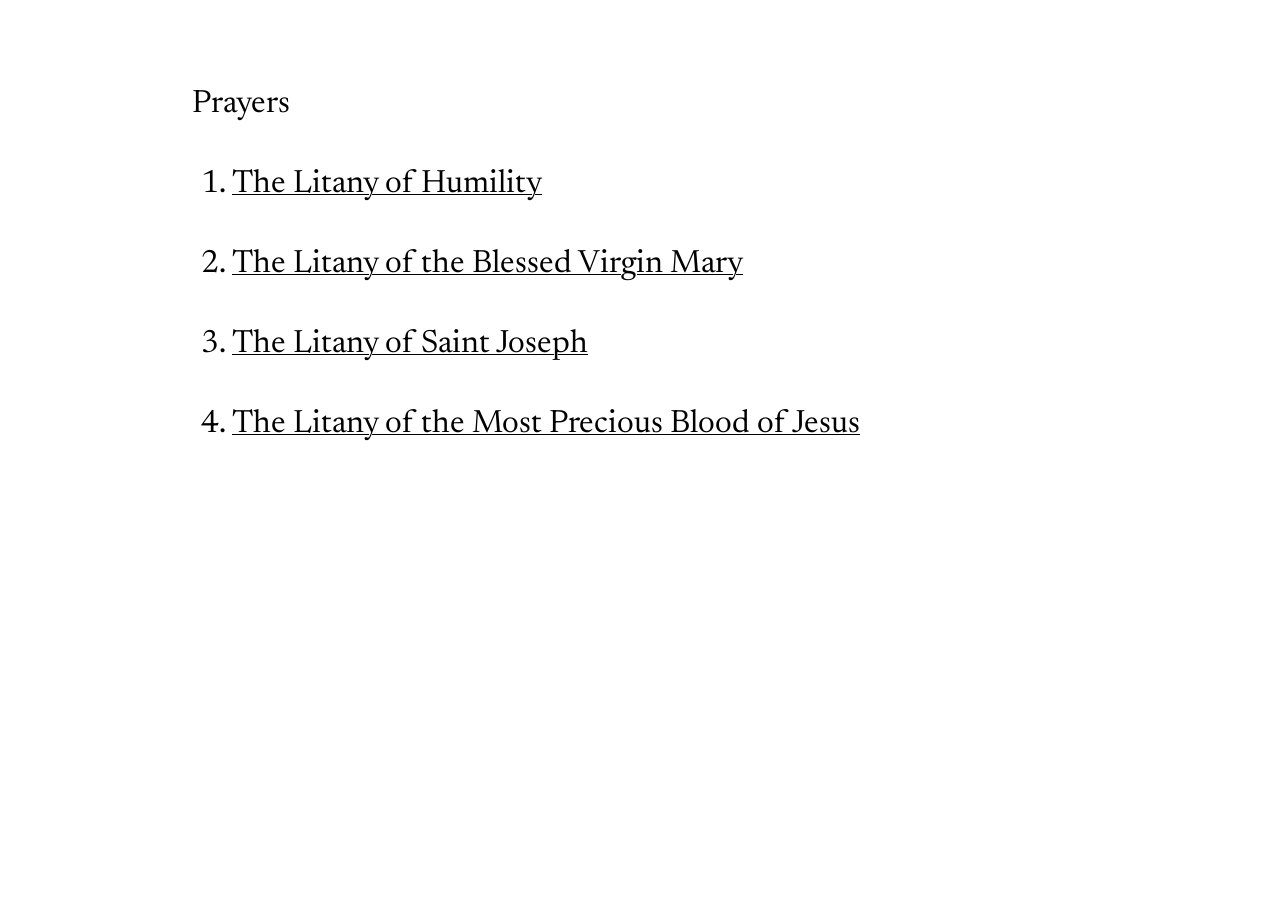
<file: index.html>
<!doctype html>
<html lang="en">
  <head>
    <meta charset="UTF-8" />
    <meta http-equiv="Cache-Control" content="no-cache, no-store, must-revalidate" />
    <meta http-equiv="Pragma" content="no-cache" />
    <meta http-equiv="Expires" content="0" />
    <meta http-equiv="refresh" content="0; url=index.20260624163700.html" />
  </head>
  <body>
    <script>window.location.replace("index.20260624163700.html");</script>
  </body>
</html>
</file>
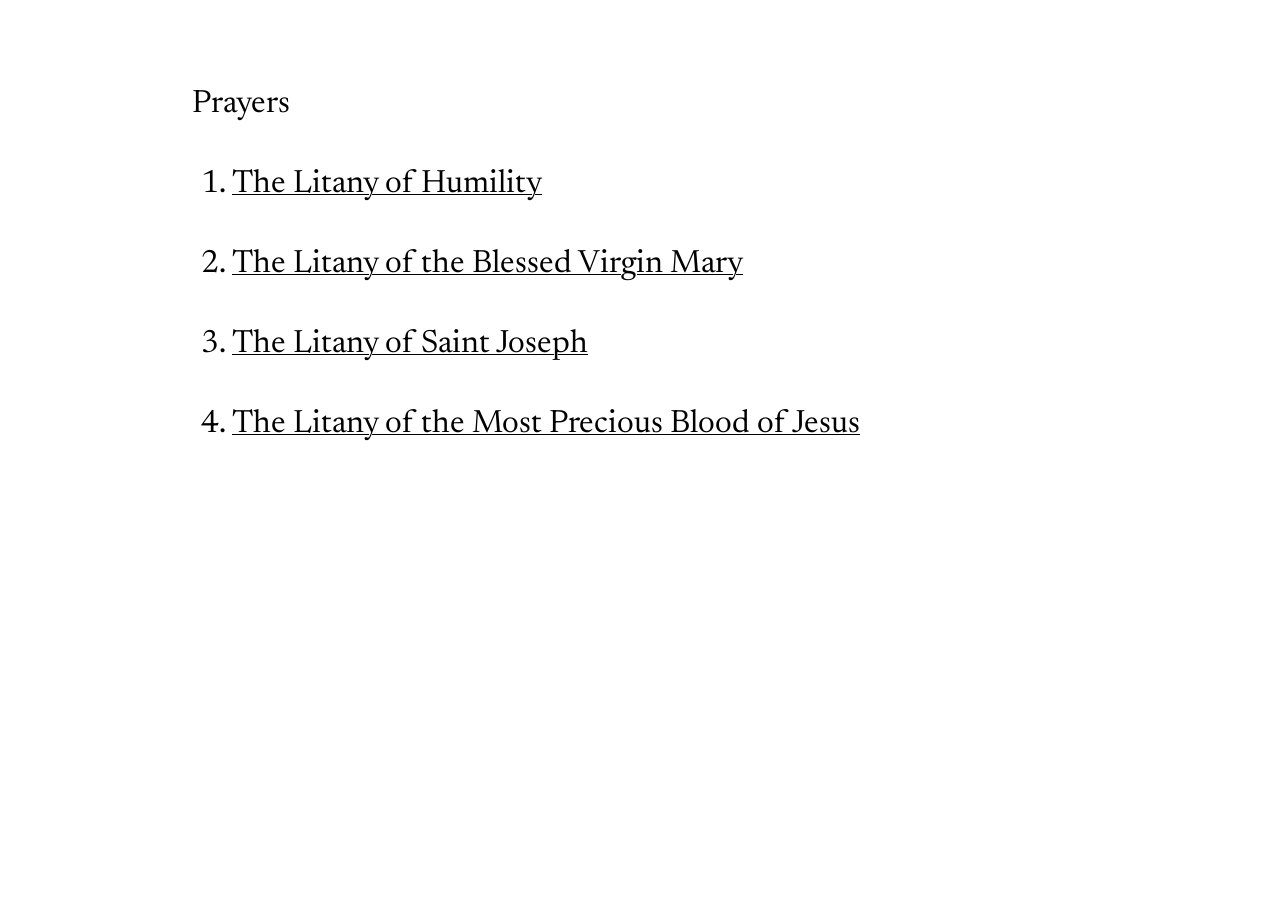
<file: index.20260624163700.html>
<!doctype html>
<html lang="en">
  <head>
    <meta charset="UTF-8" />
    <meta name="viewport" content="width=device-width, initial-scale=1.0" />
    <meta http-equiv="Cache-Control" content="no-cache, no-store, must-revalidate" />
    <meta http-equiv="Pragma" content="no-cache" />
    <meta http-equiv="Expires" content="0" />
    <title>Breviary</title>
    <link rel="stylesheet" href="styles.20260624163700.css" />
    <link rel="apple-touch-icon" href="apple-touch-icon.20260624163700.png" />
    <link
      rel="icon"
      type="image/png"
      sizes="32x32"
      href="favicon-32x32.20260624163700.png"
    />
    <link
      rel="icon"
      type="image/png"
      sizes="16x16"
      href="favicon-16x16.20260624163700.png"
    />
    <link rel="icon" href="favicon.20260624163700.ico" sizes="any" />
  </head>
  <body>
    <main>
      <h2>Prayers</h2>
      <ol>
        <li>
          <a href="prayers/litanyofhumility.20260624163700.html">The Litany of Humility</a>
        </li>
        <li>
          <a href="prayers/litanyofbvm.20260624163700.html"
            >The Litany of the Blessed Virgin Mary</a
          >
        </li>
        <li>
          <a href="prayers/litanyofjoseph.20260624163700.html">The Litany of Saint Joseph</a>
        </li>
        <li>
          <a href="prayers/litanyofpreciousblood.20260624163700.html"
            >The Litany of the Most Precious Blood of Jesus</a
          >
        </li>
      </ol>
    </main>
  </body>
</html>
</file>
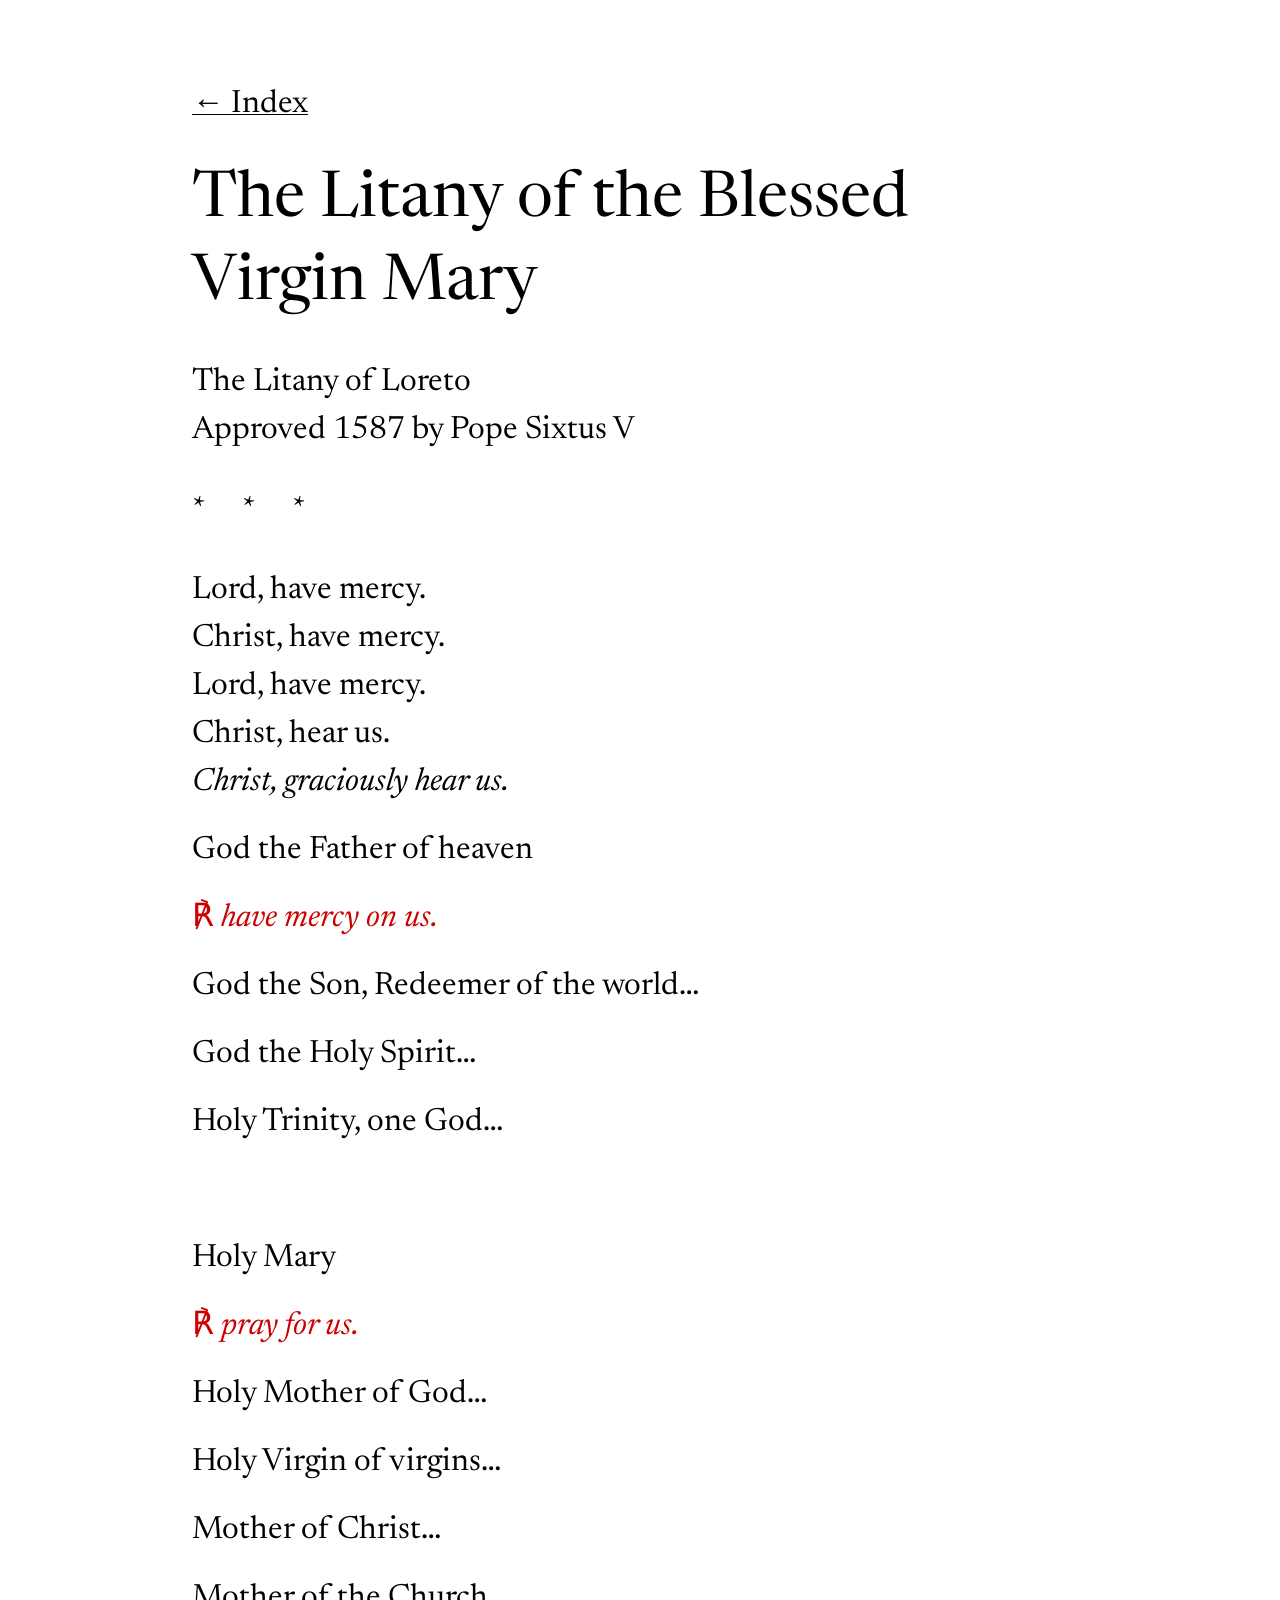
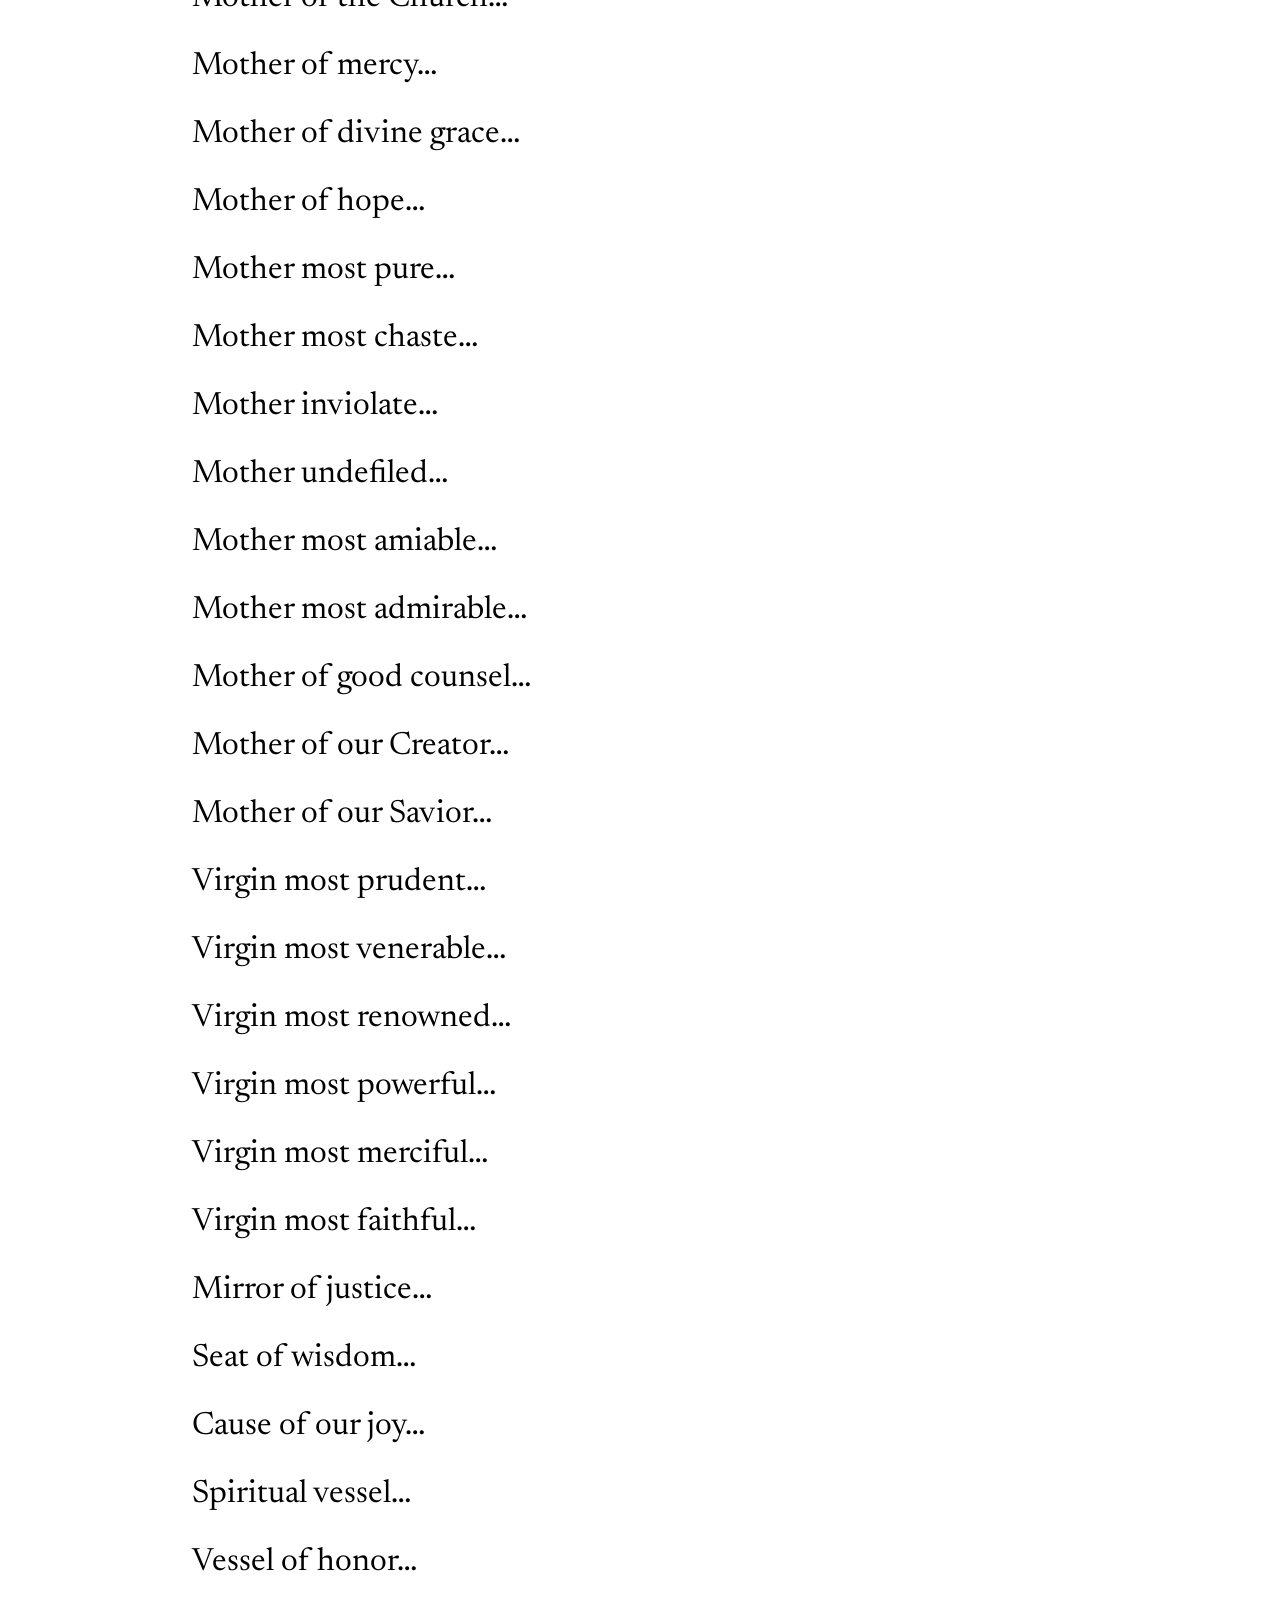
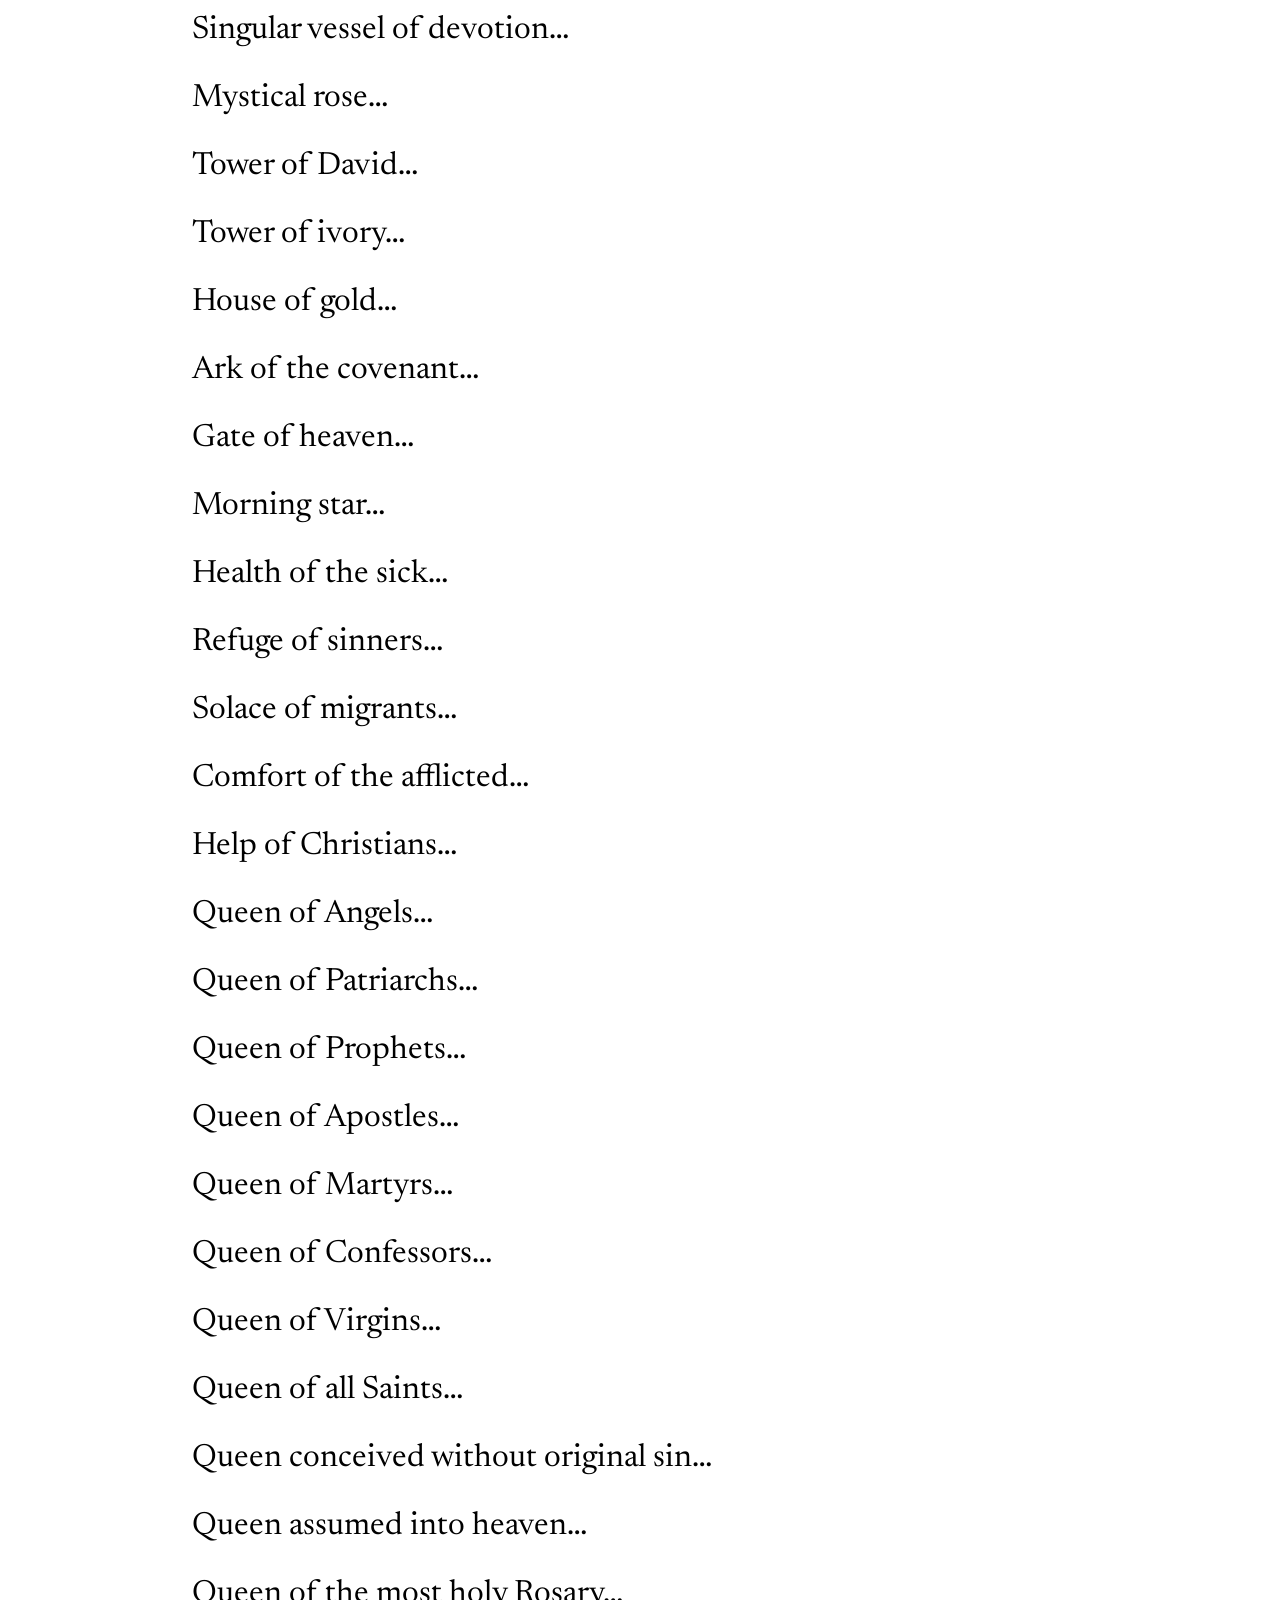
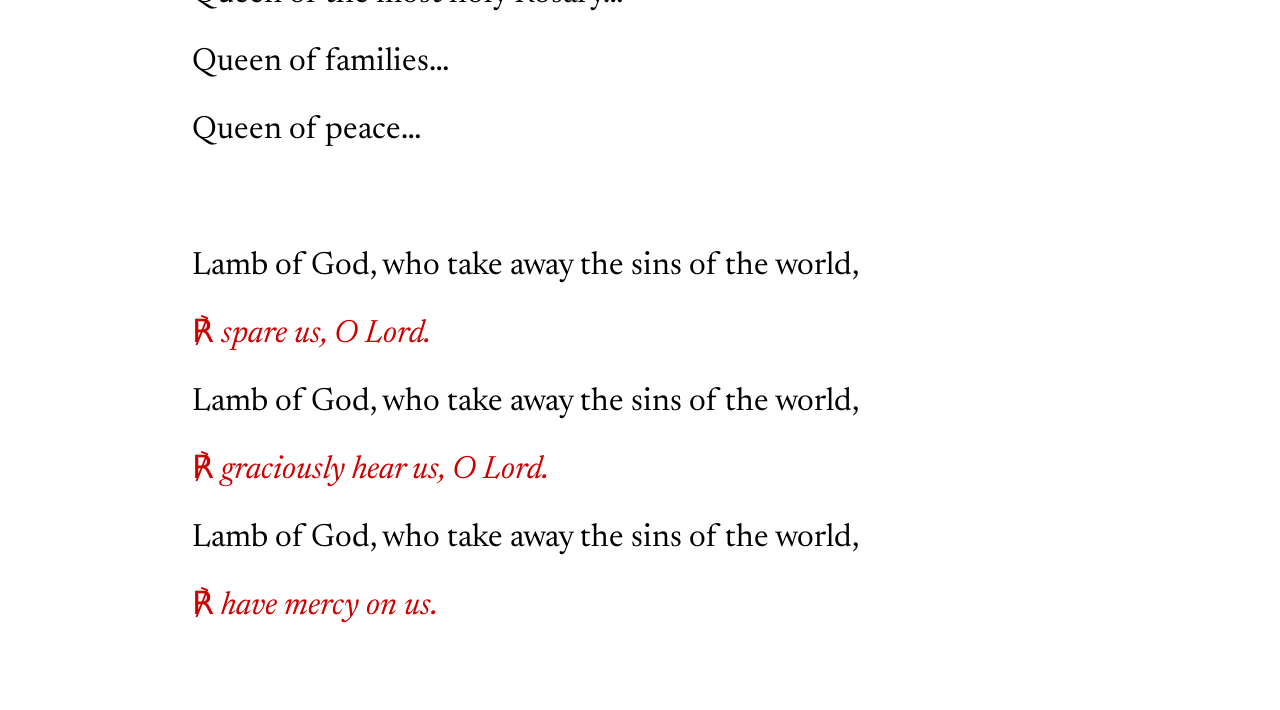
<file: prayers/litanyofbvm.20260624163700.html>
<!doctype html>
<html lang="en">
  <head>
    <meta charset="UTF-8" />
    <meta name="viewport" content="width=device-width, initial-scale=1.0" />
    <meta http-equiv="Cache-Control" content="no-cache, no-store, must-revalidate" />
    <meta http-equiv="Pragma" content="no-cache" />
    <meta http-equiv="Expires" content="0" />
    <title>The Litany of the Blessed Virgin Mary</title>
    <link rel="stylesheet" href="../styles.20260624163700.css" />
    <link rel="apple-touch-icon" href="../apple-touch-icon.20260624163700.png" />
    <link
      rel="icon"
      type="image/png"
      sizes="32x32"
      href="../favicon-32x32.20260624163700.png"
    />
    <link
      rel="icon"
      type="image/png"
      sizes="16x16"
      href="../favicon-16x16.20260624163700.png"
    />
    <link rel="icon" href="../favicon.20260624163700.ico" sizes="any" />
  </head>
  <body>
    <main>
      <p class="nav-index"><a href="../index.html">&larr; Index</a></p>
      <header>
        <h1>The Litany of the Blessed Virgin Mary</h1>
        <p class="attribution">
          The Litany of Loreto<br />Approved 1587 by Pope Sixtus&nbsp;V
        </p>
      </header>

      <hr class="rule" />

      <p class="invocation">
        Lord, have mercy.<br />Christ, have mercy.<br />Lord, have mercy.<br />Christ,
        hear us.<br /><em>Christ, graciously hear us.</em>
      </p>

      <p class="line call">
        <span class="text">God the Father of heaven</span>
      </p>
      <p class="response">
        <span class="sigil" aria-hidden="true">&#8479;</span>
        <em>have mercy on us.</em>
      </p>
      <p class="line call">
        <span class="text">God the Son, Redeemer of the world&hellip;</span>
      </p>
      <p class="line call">
        <span class="text">God the Holy Spirit&hellip;</span>
      </p>
      <p class="line call">
        <span class="text">Holy Trinity, one God&hellip;</span>
      </p>

      <p>&nbsp;</p>
      <p class="line call"><span class="text">Holy Mary</span></p>
      <p class="response">
        <span class="sigil" aria-hidden="true">&#8479;</span>
        <em>pray for us.</em>
      </p>
      <p class="line call">
        <span class="text">Holy Mother of God&hellip;</span>
      </p>
      <p class="line call">
        <span class="text">Holy Virgin of virgins&hellip;</span>
      </p>
      <p class="line call">
        <span class="text">Mother of Christ&hellip;</span>
      </p>
      <p class="line call">
        <span class="text">Mother of the Church&hellip;</span>
      </p>
      <p class="line call"><span class="text">Mother of mercy&hellip;</span></p>
      <p class="line call">
        <span class="text">Mother of divine grace&hellip;</span>
      </p>
      <p class="line call"><span class="text">Mother of hope&hellip;</span></p>
      <p class="line call">
        <span class="text">Mother most pure&hellip;</span>
      </p>
      <p class="line call">
        <span class="text">Mother most chaste&hellip;</span>
      </p>
      <p class="line call">
        <span class="text">Mother inviolate&hellip;</span>
      </p>
      <p class="line call">
        <span class="text">Mother undefiled&hellip;</span>
      </p>
      <p class="line call">
        <span class="text">Mother most amiable&hellip;</span>
      </p>
      <p class="line call">
        <span class="text">Mother most admirable&hellip;</span>
      </p>
      <p class="line call">
        <span class="text">Mother of good counsel&hellip;</span>
      </p>
      <p class="line call">
        <span class="text">Mother of our Creator&hellip;</span>
      </p>
      <p class="line call">
        <span class="text">Mother of our Savior&hellip;</span>
      </p>
      <p class="line call">
        <span class="text">Virgin most prudent&hellip;</span>
      </p>
      <p class="line call">
        <span class="text">Virgin most venerable&hellip;</span>
      </p>
      <p class="line call">
        <span class="text">Virgin most renowned&hellip;</span>
      </p>
      <p class="line call">
        <span class="text">Virgin most powerful&hellip;</span>
      </p>
      <p class="line call">
        <span class="text">Virgin most merciful&hellip;</span>
      </p>
      <p class="line call">
        <span class="text">Virgin most faithful&hellip;</span>
      </p>
      <p class="line call">
        <span class="text">Mirror of justice&hellip;</span>
      </p>
      <p class="line call"><span class="text">Seat of wisdom&hellip;</span></p>
      <p class="line call">
        <span class="text">Cause of our joy&hellip;</span>
      </p>
      <p class="line call">
        <span class="text">Spiritual vessel&hellip;</span>
      </p>
      <p class="line call"><span class="text">Vessel of honor&hellip;</span></p>
      <p class="line call">
        <span class="text">Singular vessel of devotion&hellip;</span>
      </p>
      <p class="line call"><span class="text">Mystical rose&hellip;</span></p>
      <p class="line call"><span class="text">Tower of David&hellip;</span></p>
      <p class="line call"><span class="text">Tower of ivory&hellip;</span></p>
      <p class="line call"><span class="text">House of gold&hellip;</span></p>
      <p class="line call">
        <span class="text">Ark of the covenant&hellip;</span>
      </p>
      <p class="line call"><span class="text">Gate of heaven&hellip;</span></p>
      <p class="line call"><span class="text">Morning star&hellip;</span></p>
      <p class="line call">
        <span class="text">Health of the sick&hellip;</span>
      </p>
      <p class="line call">
        <span class="text">Refuge of sinners&hellip;</span>
      </p>
      <p class="line call">
        <span class="text">Solace of migrants&hellip;</span>
      </p>
      <p class="line call">
        <span class="text">Comfort of the afflicted&hellip;</span>
      </p>
      <p class="line call">
        <span class="text">Help of Christians&hellip;</span>
      </p>
      <p class="line call"><span class="text">Queen of Angels&hellip;</span></p>
      <p class="line call">
        <span class="text">Queen of Patriarchs&hellip;</span>
      </p>
      <p class="line call">
        <span class="text">Queen of Prophets&hellip;</span>
      </p>
      <p class="line call">
        <span class="text">Queen of Apostles&hellip;</span>
      </p>
      <p class="line call">
        <span class="text">Queen of Martyrs&hellip;</span>
      </p>
      <p class="line call">
        <span class="text">Queen of Confessors&hellip;</span>
      </p>
      <p class="line call">
        <span class="text">Queen of Virgins&hellip;</span>
      </p>
      <p class="line call">
        <span class="text">Queen of all Saints&hellip;</span>
      </p>
      <p class="line call">
        <span class="text">Queen conceived without original sin&hellip;</span>
      </p>
      <p class="line call">
        <span class="text">Queen assumed into heaven&hellip;</span>
      </p>
      <p class="line call">
        <span class="text">Queen of the most holy Rosary&hellip;</span>
      </p>
      <p class="line call">
        <span class="text">Queen of families&hellip;</span>
      </p>
      <p class="line call"><span class="text">Queen of peace&hellip;</span></p>

      <p>&nbsp;</p>
      <p class="line call">
        <span class="text"
          >Lamb of God, who take away the sins of the world,</span
        >
      </p>
      <p class="response">
        <span class="sigil" aria-hidden="true">&#8479;</span>
        <em>spare us, O Lord.</em>
      </p>
      <p class="line call">
        <span class="text"
          >Lamb of God, who take away the sins of the world,</span
        >
      </p>
      <p class="response">
        <span class="sigil" aria-hidden="true">&#8479;</span>
        <em>graciously hear us, O Lord.</em>
      </p>
      <p class="line call">
        <span class="text"
          >Lamb of God, who take away the sins of the world,</span
        >
      </p>
      <p class="response">
        <span class="sigil" aria-hidden="true">&#8479;</span>
        <em>have mercy on us.</em>
      </p>
    </main>
  </body>
</html>
</file>
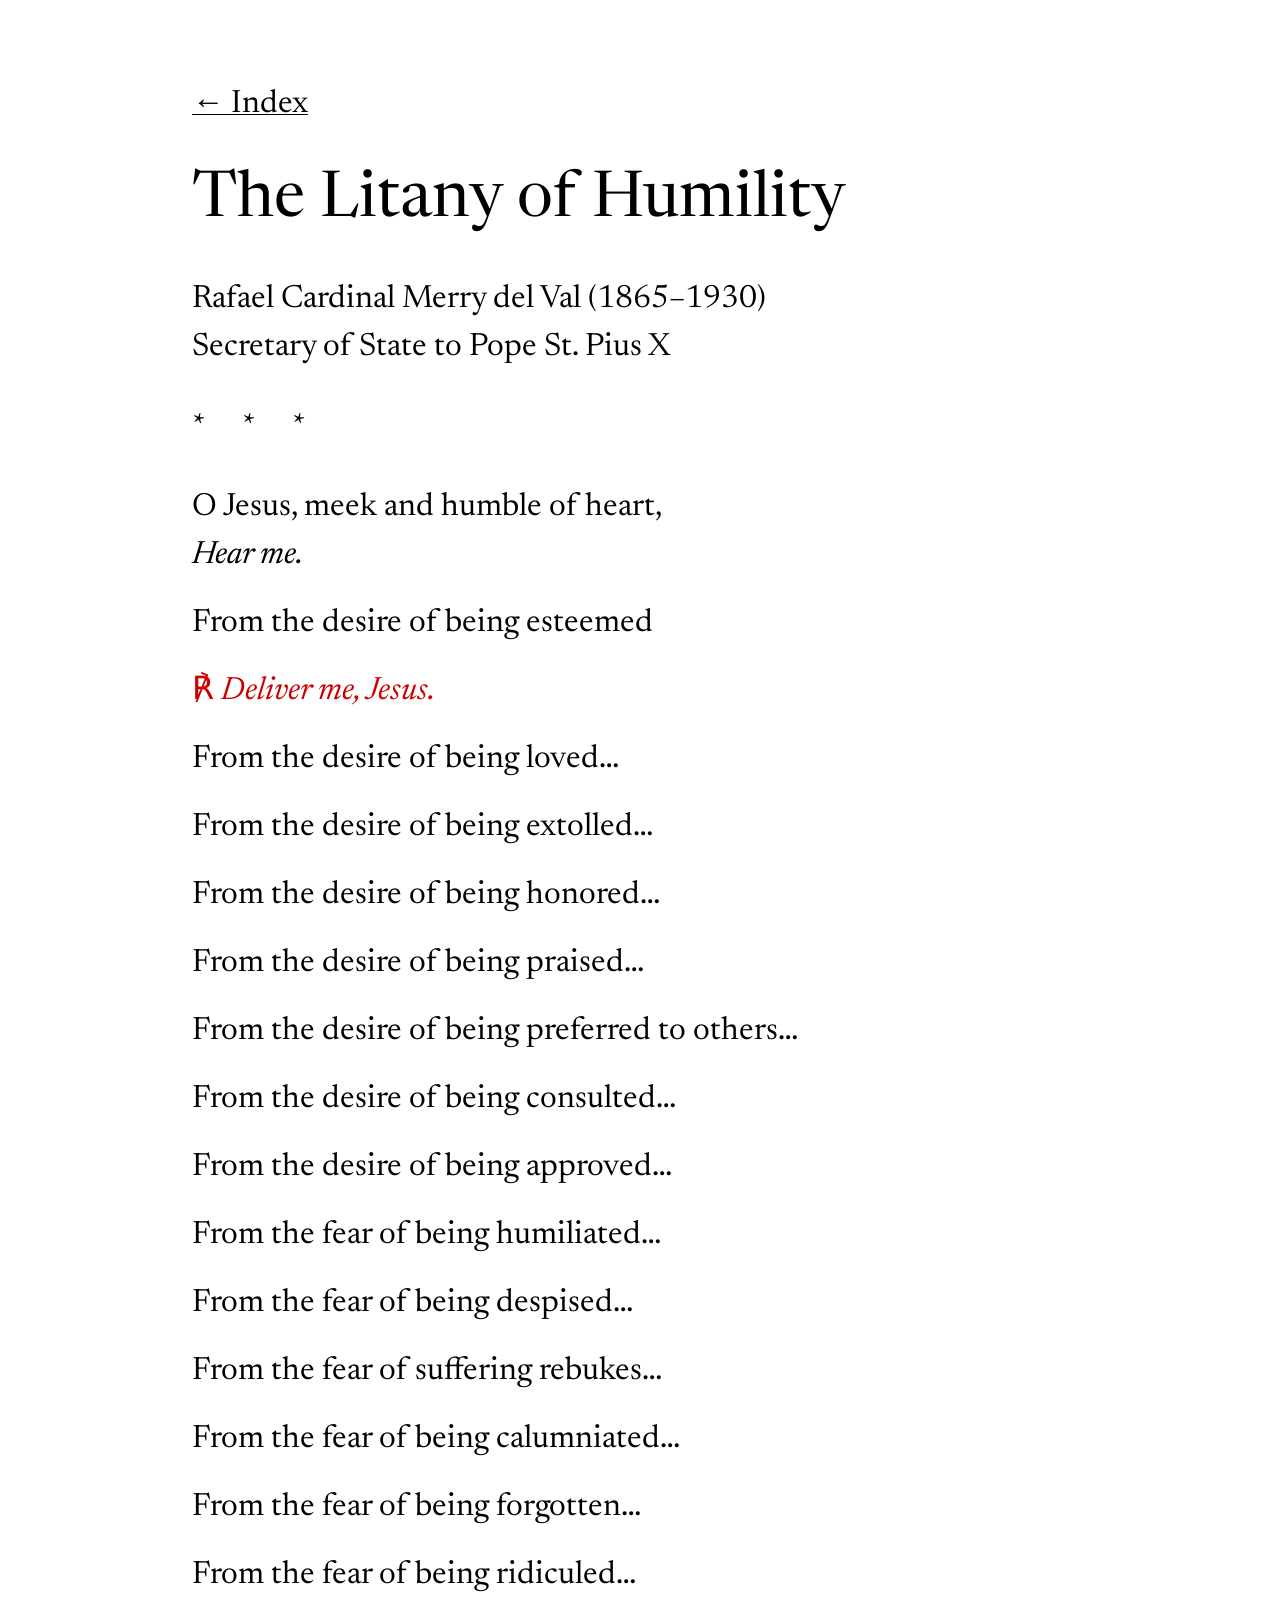
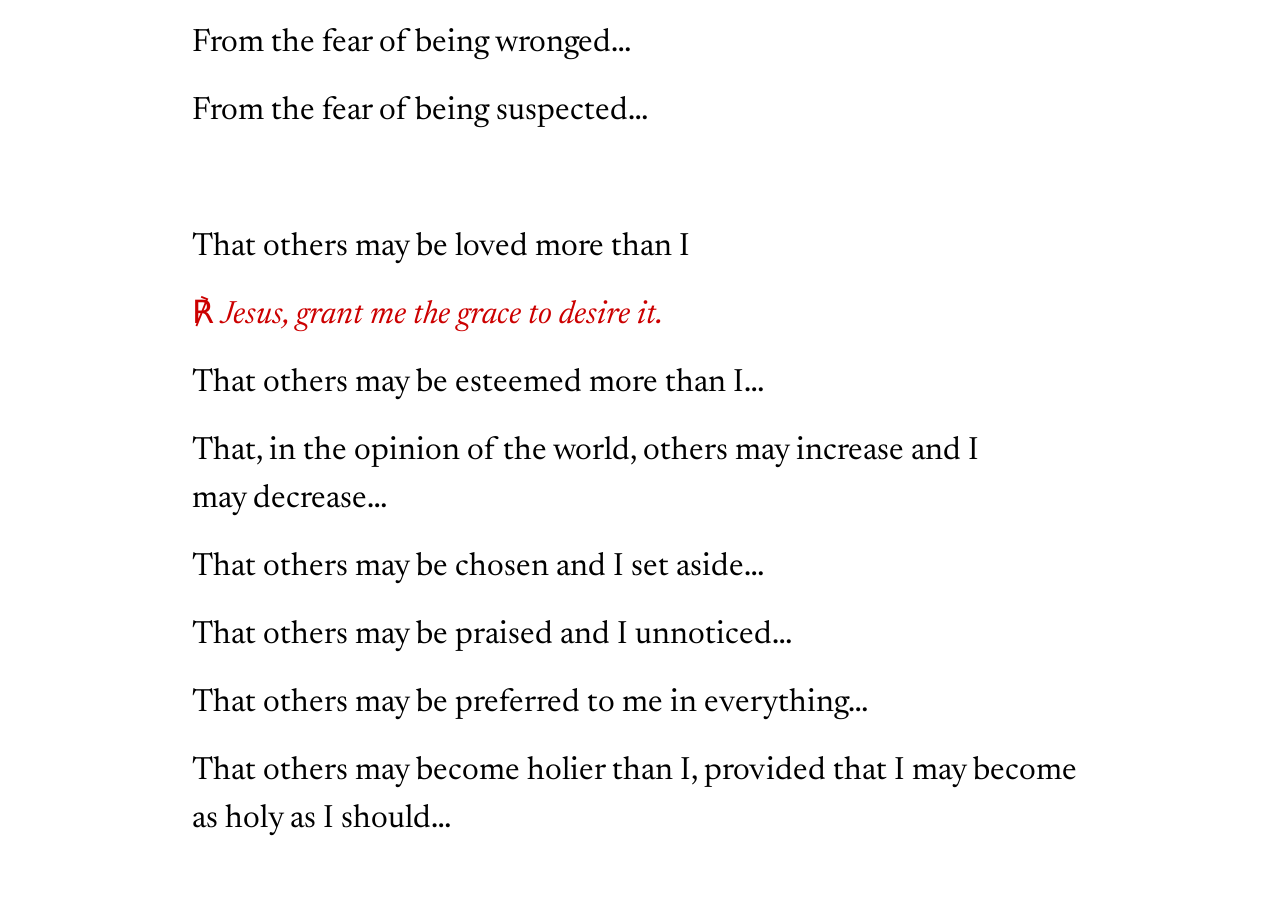
<file: prayers/litanyofhumility.20260624163700.html>
<!doctype html>
<html lang="en">
  <head>
    <meta charset="UTF-8" />
    <meta name="viewport" content="width=device-width, initial-scale=1.0" />
    <meta http-equiv="Cache-Control" content="no-cache, no-store, must-revalidate" />
    <meta http-equiv="Pragma" content="no-cache" />
    <meta http-equiv="Expires" content="0" />
    <title>The Litany of Humility</title>
    <link rel="stylesheet" href="../styles.20260624163700.css" />
    <link rel="apple-touch-icon" href="../apple-touch-icon.20260624163700.png" />
    <link
      rel="icon"
      type="image/png"
      sizes="32x32"
      href="../favicon-32x32.20260624163700.png"
    />
    <link
      rel="icon"
      type="image/png"
      sizes="16x16"
      href="../favicon-16x16.20260624163700.png"
    />
    <link rel="icon" href="../favicon.20260624163700.ico" sizes="any" />
  </head>
  <body>
    <main>
      <p class="nav-index"><a href="../index.html">&larr; Index</a></p>
      <header>
        <h1>The Litany of Humility</h1>
        <p class="attribution">
          Rafael Cardinal Merry del Val (1865&ndash;1930)<br />Secretary of
          State to Pope St. Pius&nbsp;X
        </p>
      </header>

      <hr class="rule" />

      <p class="invocation">
        O Jesus, meek and humble of heart,<br /><em>Hear me.</em>
      </p>

      <p class="line call">
        <span class="text">From the desire of being esteemed</span>
      </p>
      <p class="response">
        <span class="sigil" aria-hidden="true">&#8479;</span>
        <em>Deliver me, Jesus.</em>
      </p>
      <p class="line call">
        <span class="text">From the desire of being loved&hellip;</span>
      </p>
      <p class="line call">
        <span class="text">From the desire of being extolled&hellip;</span>
      </p>
      <p class="line call">
        <span class="text">From the desire of being honored&hellip;</span>
      </p>
      <p class="line call">
        <span class="text">From the desire of being praised&hellip;</span>
      </p>
      <p class="line call">
        <span class="text"
          >From the desire of being preferred to others&hellip;</span
        >
      </p>
      <p class="line call">
        <span class="text">From the desire of being consulted&hellip;</span>
      </p>
      <p class="line call">
        <span class="text">From the desire of being approved&hellip;</span>
      </p>
      <p class="line call">
        <span class="text">From the fear of being humiliated&hellip;</span>
      </p>
      <p class="line call">
        <span class="text">From the fear of being despised&hellip;</span>
      </p>
      <p class="line call">
        <span class="text">From the fear of suffering rebukes&hellip;</span>
      </p>
      <p class="line call">
        <span class="text">From the fear of being calumniated&hellip;</span>
      </p>
      <p class="line call">
        <span class="text">From the fear of being forgotten&hellip;</span>
      </p>
      <p class="line call">
        <span class="text">From the fear of being ridiculed&hellip;</span>
      </p>
      <p class="line call">
        <span class="text">From the fear of being wronged&hellip;</span>
      </p>
      <p class="line call">
        <span class="text">From the fear of being suspected&hellip;</span>
      </p>

      <p>&nbsp;</p>
      <p class="line call">
        <span class="text">That others may be loved more than I</span>
      </p>
      <p class="response">
        <span class="sigil" aria-hidden="true">&#8479;</span>
        <em>Jesus, grant me the grace to desire it.</em>
      </p>
      <p class="line call">
        <span class="text"
          >That others may be esteemed more than I&hellip;</span
        >
      </p>
      <p class="line call">
        <span class="text"
          >That, in the opinion of the world, others may increase and I may
          decrease&hellip;</span
        >
      </p>
      <p class="line call">
        <span class="text"
          >That others may be chosen and I set aside&hellip;</span
        >
      </p>
      <p class="line call">
        <span class="text"
          >That others may be praised and I unnoticed&hellip;</span
        >
      </p>
      <p class="line call">
        <span class="text"
          >That others may be preferred to me in everything&hellip;</span
        >
      </p>
      <p class="line call">
        <span class="text"
          >That others may become holier than I, provided that I may become as
          holy as I should&hellip;</span
        >
      </p>
    </main>
  </body>
</html>
</file>
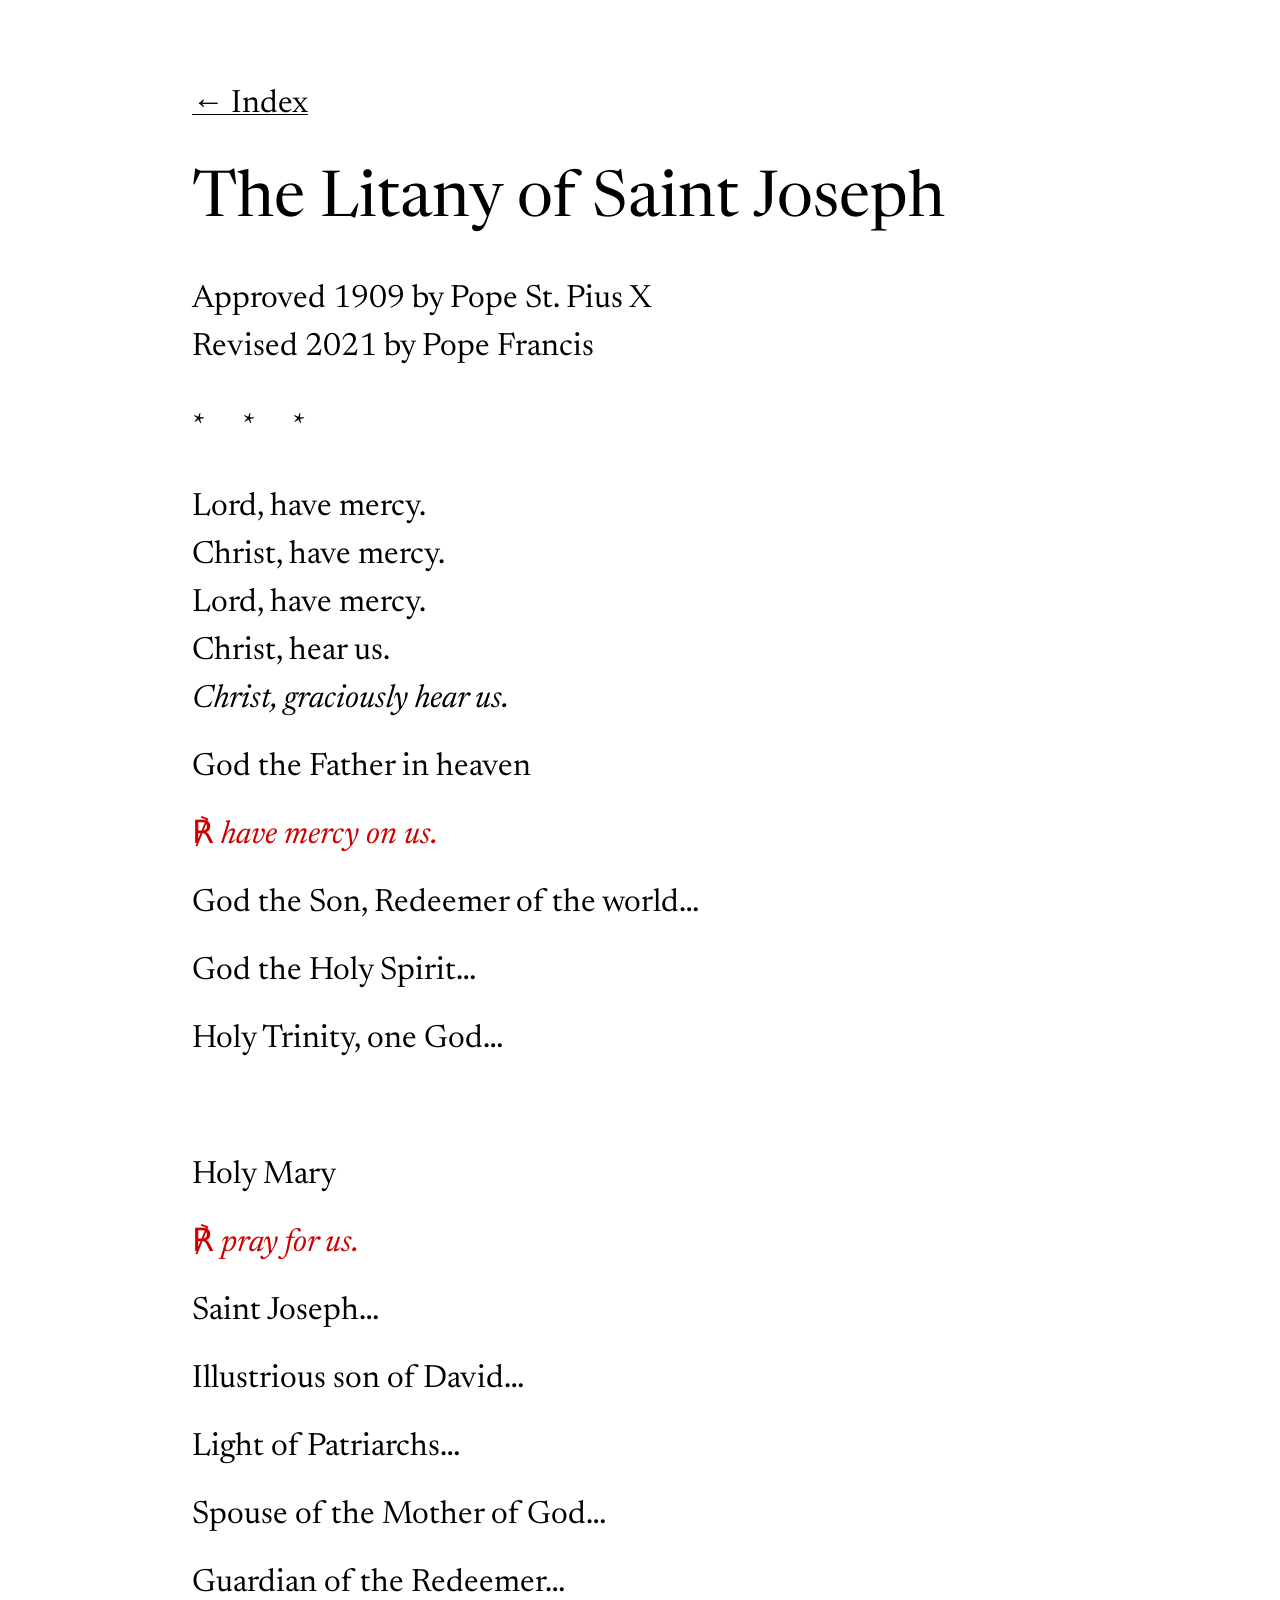
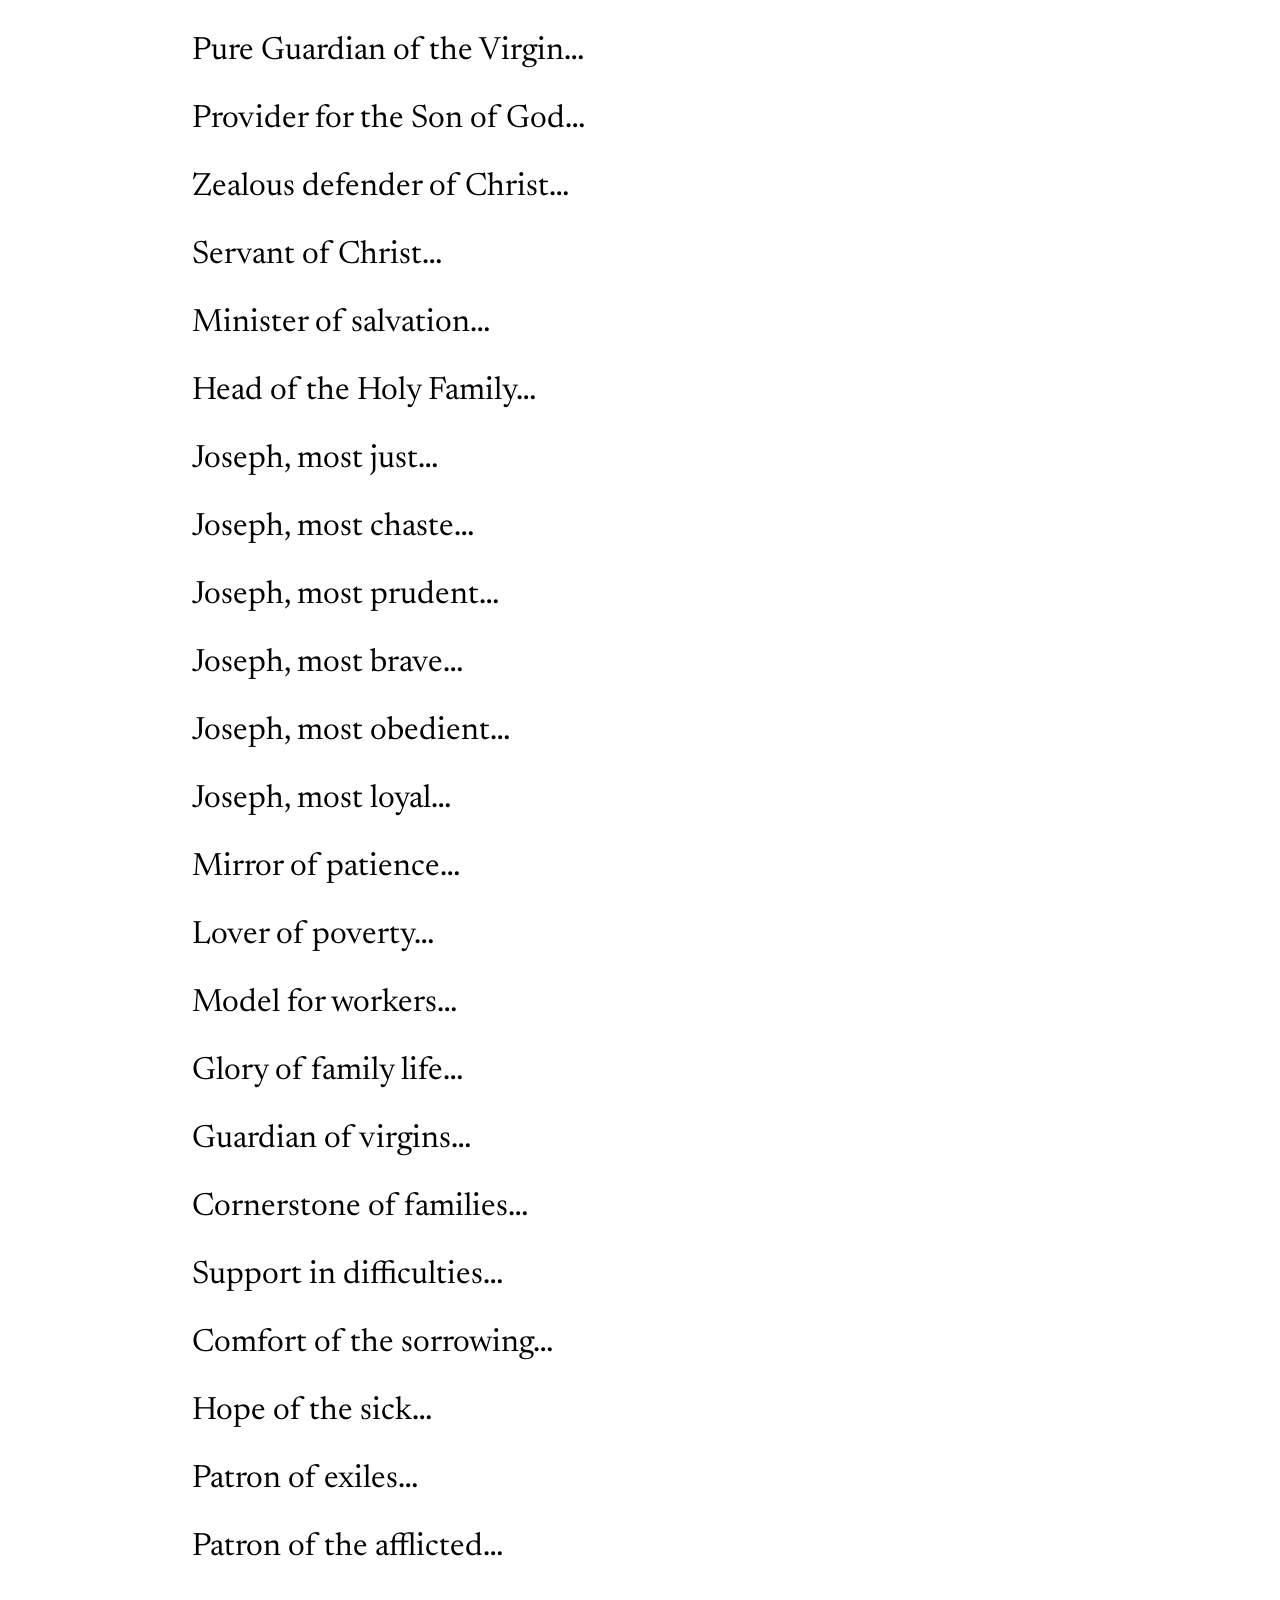
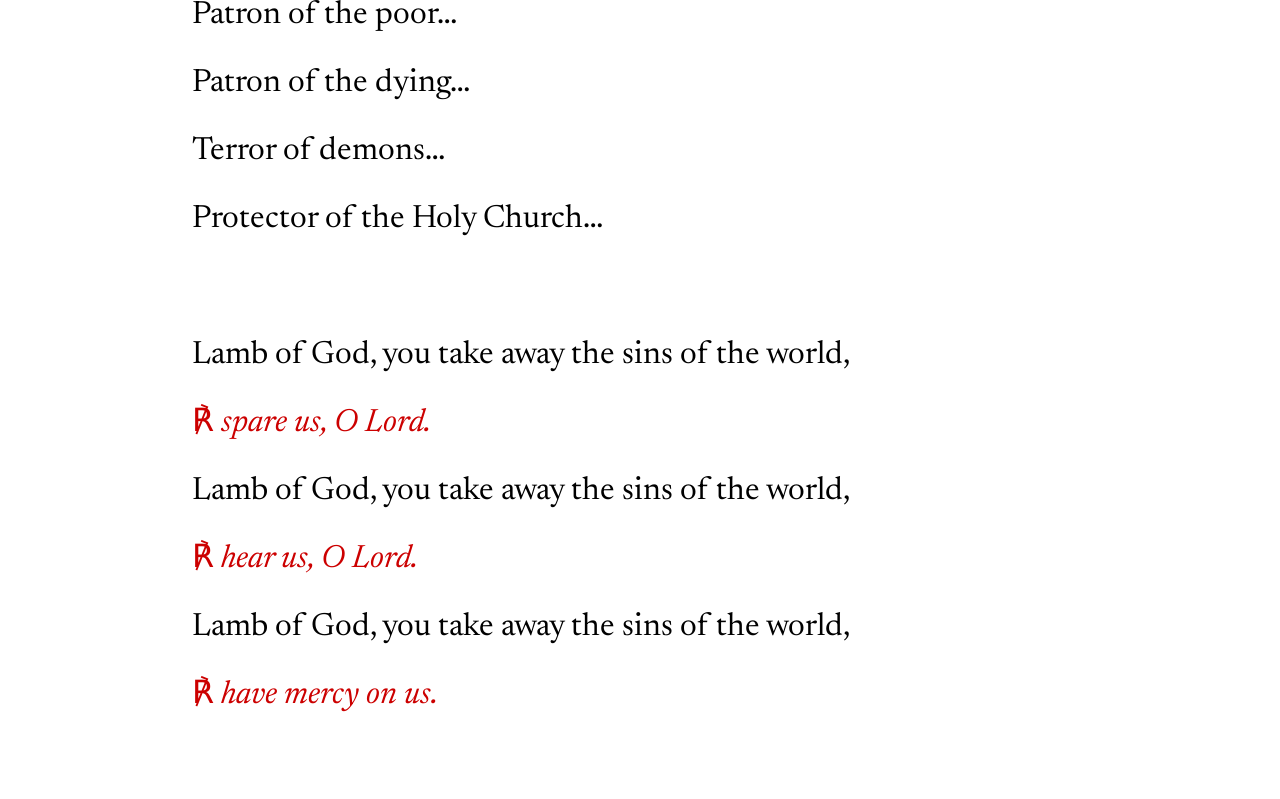
<file: prayers/litanyofjoseph.20260624163700.html>
<!doctype html>
<html lang="en">
  <head>
    <meta charset="UTF-8" />
    <meta name="viewport" content="width=device-width, initial-scale=1.0" />
    <meta http-equiv="Cache-Control" content="no-cache, no-store, must-revalidate" />
    <meta http-equiv="Pragma" content="no-cache" />
    <meta http-equiv="Expires" content="0" />
    <title>The Litany of Saint Joseph</title>
    <link rel="stylesheet" href="../styles.20260624163700.css" />
    <link rel="apple-touch-icon" href="../apple-touch-icon.20260624163700.png" />
    <link
      rel="icon"
      type="image/png"
      sizes="32x32"
      href="../favicon-32x32.20260624163700.png"
    />
    <link
      rel="icon"
      type="image/png"
      sizes="16x16"
      href="../favicon-16x16.20260624163700.png"
    />
    <link rel="icon" href="../favicon.20260624163700.ico" sizes="any" />
  </head>
  <body>
    <main>
      <p class="nav-index"><a href="../index.html">&larr; Index</a></p>
      <header>
        <h1>The Litany of Saint Joseph</h1>
        <p class="attribution">
          Approved 1909 by Pope St. Pius&nbsp;X<br />Revised 2021 by Pope
          Francis
        </p>
      </header>

      <hr class="rule" />

      <p class="invocation">
        Lord, have mercy.<br />Christ, have mercy.<br />Lord, have mercy.<br />Christ,
        hear us.<br /><em>Christ, graciously hear us.</em>
      </p>

      <p class="line call">
        <span class="text">God the Father in heaven</span>
      </p>
      <p class="response">
        <span class="sigil" aria-hidden="true">&#8479;</span>
        <em>have mercy on us.</em>
      </p>
      <p class="line call">
        <span class="text">God the Son, Redeemer of the world&hellip;</span>
      </p>
      <p class="line call">
        <span class="text">God the Holy Spirit&hellip;</span>
      </p>
      <p class="line call">
        <span class="text">Holy Trinity, one God&hellip;</span>
      </p>

      <p>&nbsp;</p>
      <p class="line call"><span class="text">Holy Mary</span></p>
      <p class="response">
        <span class="sigil" aria-hidden="true">&#8479;</span>
        <em>pray for us.</em>
      </p>
      <p class="line call"><span class="text">Saint Joseph&hellip;</span></p>
      <p class="line call">
        <span class="text">Illustrious son of David&hellip;</span>
      </p>
      <p class="line call">
        <span class="text">Light of Patriarchs&hellip;</span>
      </p>
      <p class="line call">
        <span class="text">Spouse of the Mother of God&hellip;</span>
      </p>
      <p class="line call">
        <span class="text">Guardian of the Redeemer&hellip;</span>
      </p>
      <p class="line call">
        <span class="text">Pure Guardian of the Virgin&hellip;</span>
      </p>
      <p class="line call">
        <span class="text">Provider for the Son of God&hellip;</span>
      </p>
      <p class="line call">
        <span class="text">Zealous defender of Christ&hellip;</span>
      </p>
      <p class="line call">
        <span class="text">Servant of Christ&hellip;</span>
      </p>
      <p class="line call">
        <span class="text">Minister of salvation&hellip;</span>
      </p>
      <p class="line call">
        <span class="text">Head of the Holy Family&hellip;</span>
      </p>
      <p class="line call">
        <span class="text">Joseph, most just&hellip;</span>
      </p>
      <p class="line call">
        <span class="text">Joseph, most chaste&hellip;</span>
      </p>
      <p class="line call">
        <span class="text">Joseph, most prudent&hellip;</span>
      </p>
      <p class="line call">
        <span class="text">Joseph, most brave&hellip;</span>
      </p>
      <p class="line call">
        <span class="text">Joseph, most obedient&hellip;</span>
      </p>
      <p class="line call">
        <span class="text">Joseph, most loyal&hellip;</span>
      </p>
      <p class="line call">
        <span class="text">Mirror of patience&hellip;</span>
      </p>
      <p class="line call">
        <span class="text">Lover of poverty&hellip;</span>
      </p>
      <p class="line call">
        <span class="text">Model for workers&hellip;</span>
      </p>
      <p class="line call">
        <span class="text">Glory of family life&hellip;</span>
      </p>
      <p class="line call">
        <span class="text">Guardian of virgins&hellip;</span>
      </p>
      <p class="line call">
        <span class="text">Cornerstone of families&hellip;</span>
      </p>
      <p class="line call">
        <span class="text">Support in difficulties&hellip;</span>
      </p>
      <p class="line call">
        <span class="text">Comfort of the sorrowing&hellip;</span>
      </p>
      <p class="line call">
        <span class="text">Hope of the sick&hellip;</span>
      </p>
      <p class="line call">
        <span class="text">Patron of exiles&hellip;</span>
      </p>
      <p class="line call">
        <span class="text">Patron of the afflicted&hellip;</span>
      </p>
      <p class="line call">
        <span class="text">Patron of the poor&hellip;</span>
      </p>
      <p class="line call">
        <span class="text">Patron of the dying&hellip;</span>
      </p>
      <p class="line call">
        <span class="text">Terror of demons&hellip;</span>
      </p>
      <p class="line call">
        <span class="text">Protector of the Holy Church&hellip;</span>
      </p>

      <p>&nbsp;</p>
      <p class="line call">
        <span class="text"
          >Lamb of God, you take away the sins of the world,</span
        >
      </p>
      <p class="response">
        <span class="sigil" aria-hidden="true">&#8479;</span>
        <em>spare us, O Lord.</em>
      </p>
      <p class="line call">
        <span class="text"
          >Lamb of God, you take away the sins of the world,</span
        >
      </p>
      <p class="response">
        <span class="sigil" aria-hidden="true">&#8479;</span>
        <em>hear us, O Lord.</em>
      </p>
      <p class="line call">
        <span class="text"
          >Lamb of God, you take away the sins of the world,</span
        >
      </p>
      <p class="response">
        <span class="sigil" aria-hidden="true">&#8479;</span>
        <em>have mercy on us.</em>
      </p>
    </main>
  </body>
</html>
</file>
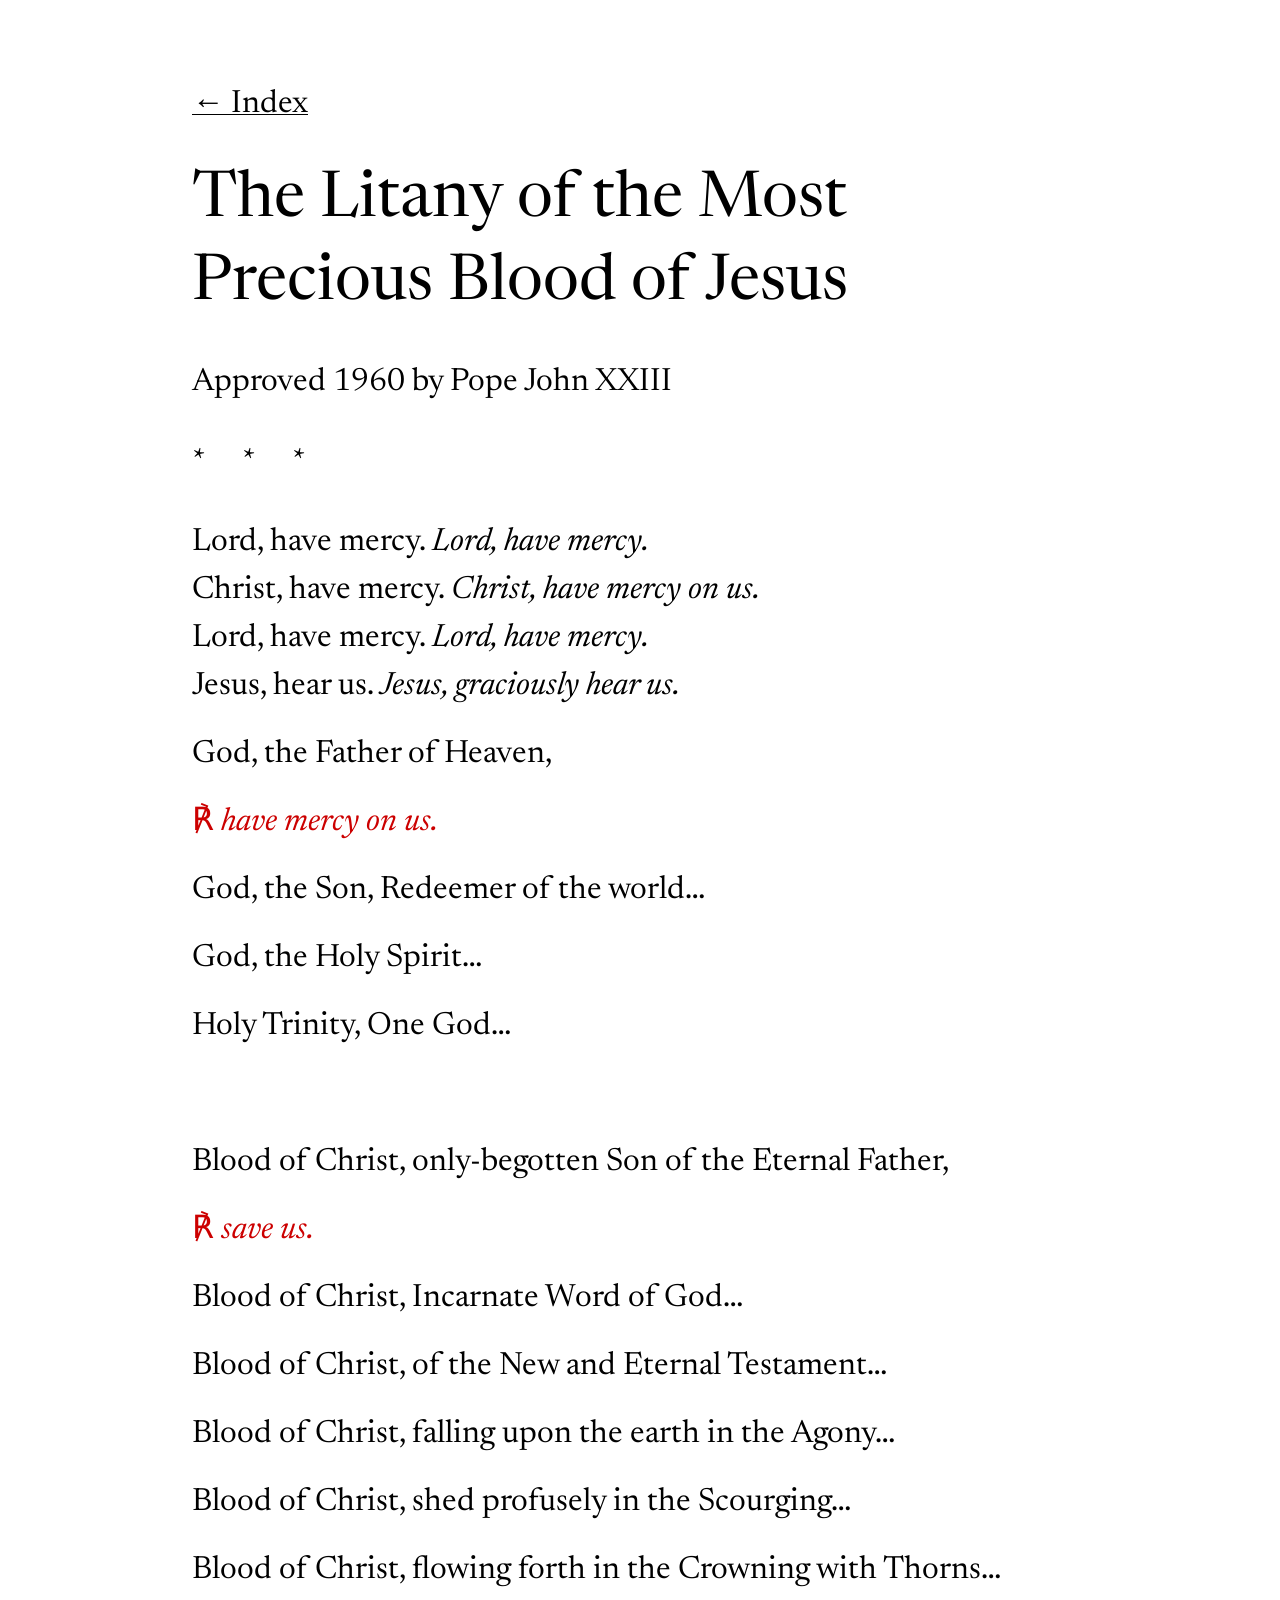
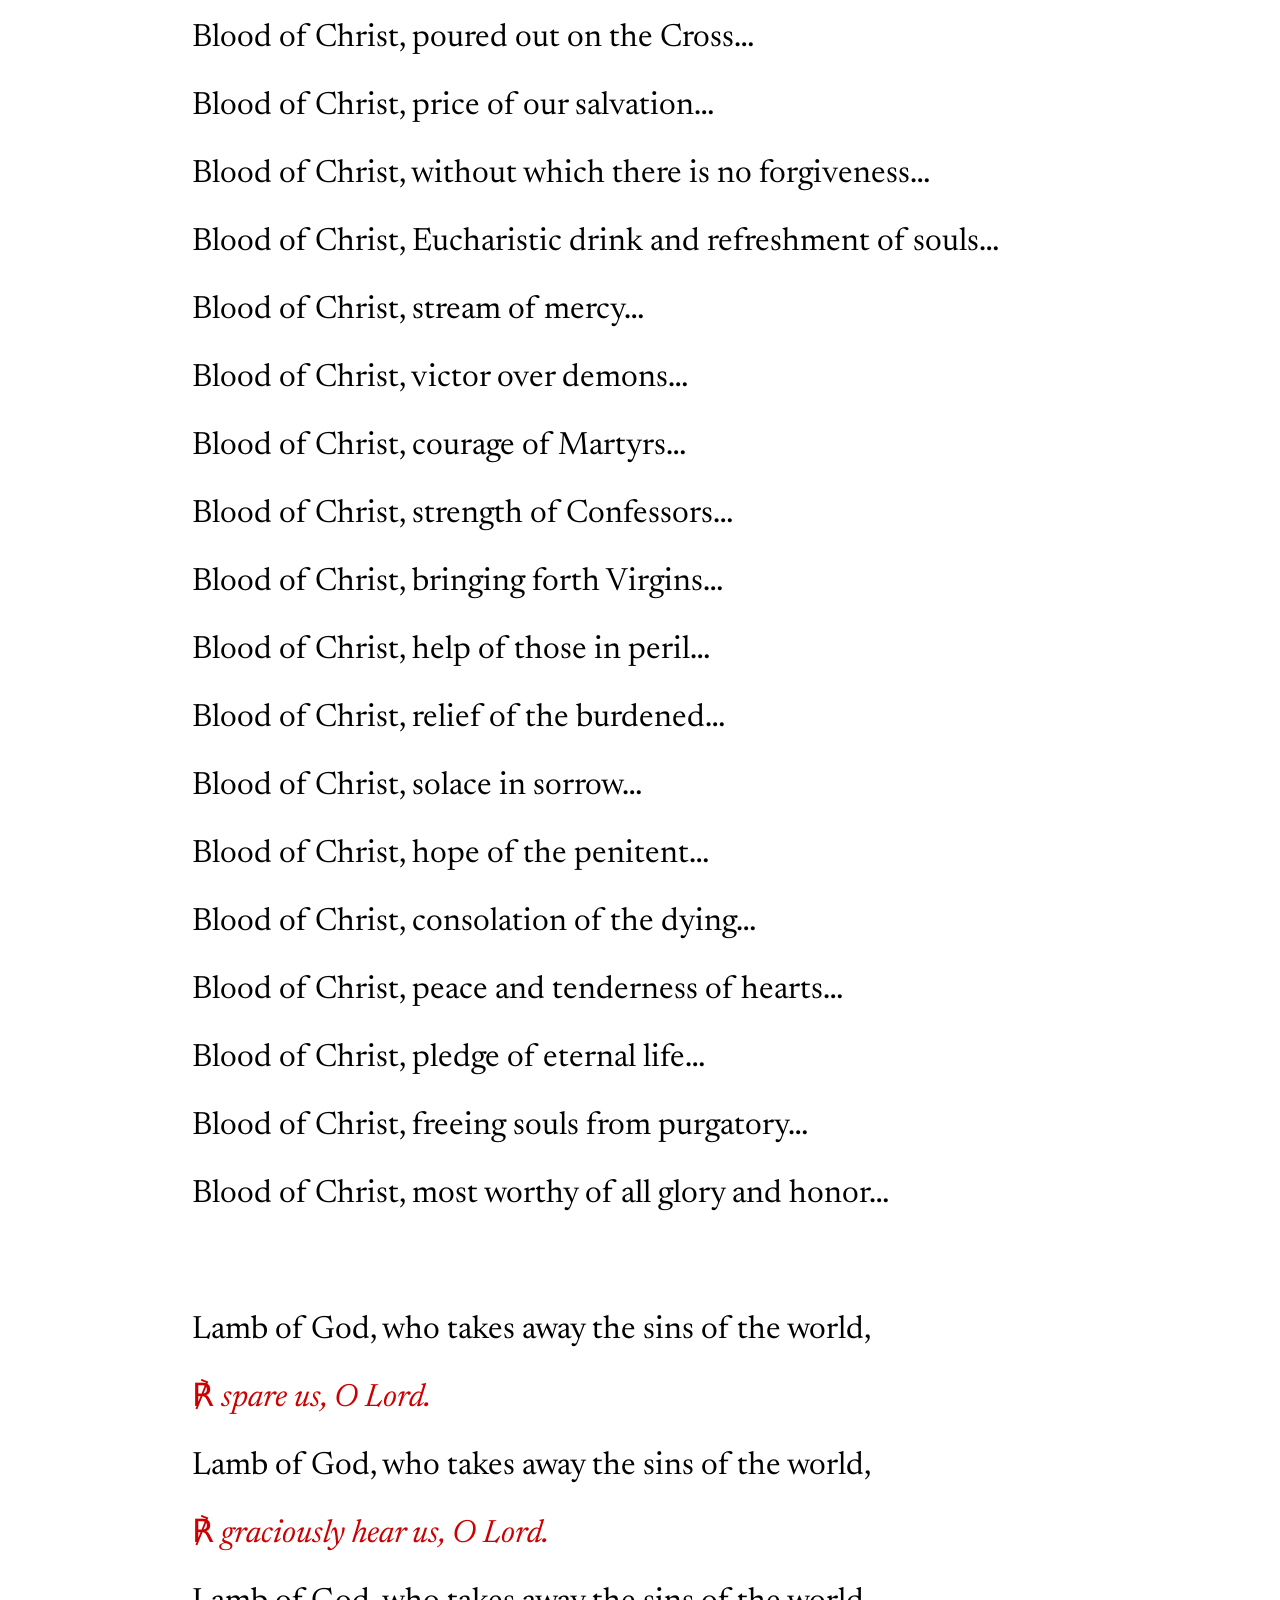
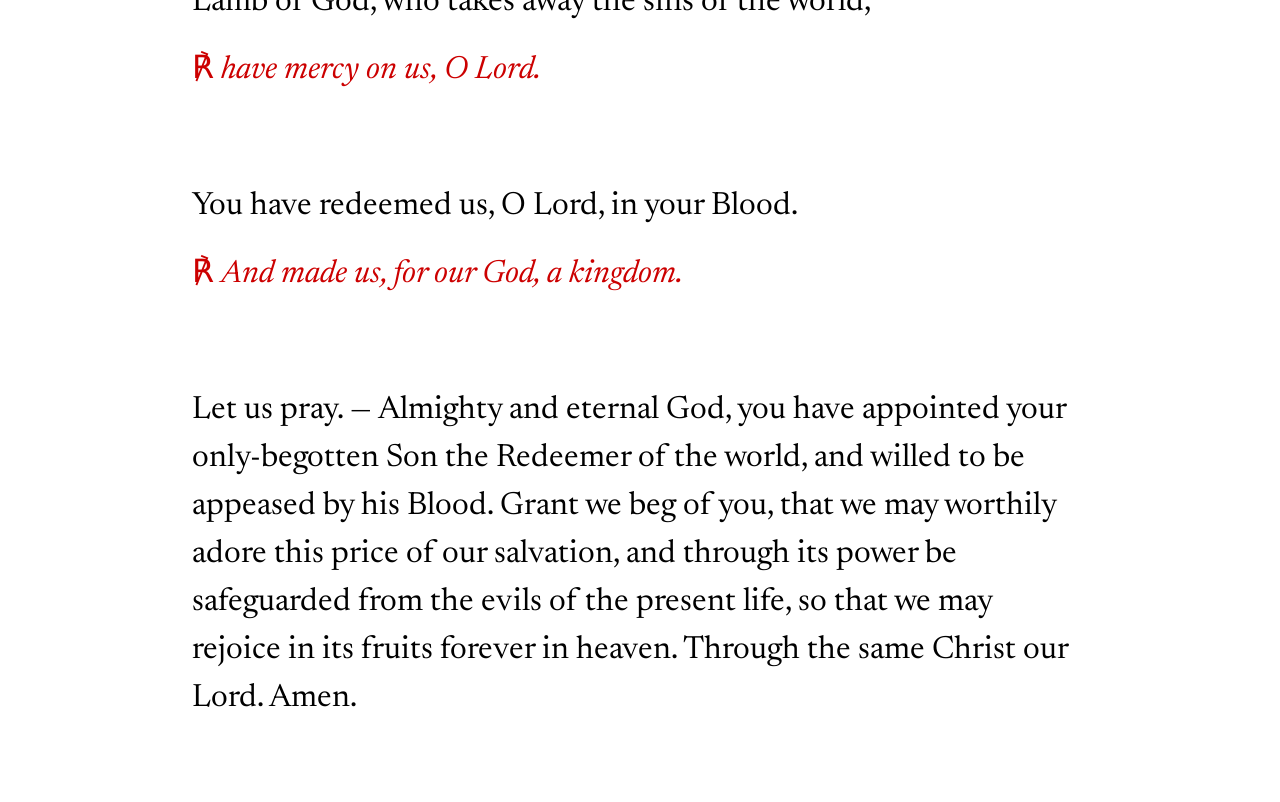
<file: prayers/litanyofpreciousblood.20260624163700.html>
<!DOCTYPE html>
<html lang="en">
<head>
  <meta charset="UTF-8">
  <meta name="viewport" content="width=device-width, initial-scale=1.0">
  <meta http-equiv="Cache-Control" content="no-cache, no-store, must-revalidate">
  <meta http-equiv="Pragma" content="no-cache">
  <meta http-equiv="Expires" content="0">
  <title>The Litany of the Most Precious Blood of Jesus</title>
  <link rel="stylesheet" href="../styles.20260624163700.css">
  <link rel="apple-touch-icon" href="../apple-touch-icon.20260624163700.png">
  <link rel="icon" type="image/png" sizes="32x32" href="../favicon-32x32.20260624163700.png">
  <link rel="icon" type="image/png" sizes="16x16" href="../favicon-16x16.20260624163700.png">
  <link rel="icon" href="../favicon.20260624163700.ico" sizes="any">
</head>
<body>
  <main>
    <p class="nav-index"><a href="../index.html">&larr; Index</a></p>
    <header>
      <h1>The Litany of the Most Precious Blood of Jesus</h1>
      <p class="attribution">Approved 1960 by Pope John&nbsp;XXIII</p>
    </header>

    <hr class="rule">

    <p class="invocation">Lord, have mercy. <em>Lord, have mercy.</em><br>Christ, have mercy. <em>Christ, have mercy on us.</em><br>Lord, have mercy. <em>Lord, have mercy.</em><br>Jesus, hear us. <em>Jesus, graciously hear us.</em></p>

    <p class="line call"><span class="text">God, the Father of Heaven,</span></p>
    <p class="response"><span class="sigil" aria-hidden="true">&#8479;</span> <em>have mercy on us.</em></p>
    <p class="line call"><span class="text">God, the Son, Redeemer of the world&hellip;</span></p>
    <p class="line call"><span class="text">God, the Holy Spirit&hellip;</span></p>
    <p class="line call"><span class="text">Holy Trinity, One God&hellip;</span></p>

    <p>&nbsp;</p>
    <p class="line call"><span class="text">Blood of Christ, only-begotten Son of the Eternal Father,</span></p>
    <p class="response"><span class="sigil" aria-hidden="true">&#8479;</span> <em>save us.</em></p>
    <p class="line call"><span class="text">Blood of Christ, Incarnate Word of God&hellip;</span></p>
    <p class="line call"><span class="text">Blood of Christ, of the New and Eternal Testament&hellip;</span></p>
    <p class="line call"><span class="text">Blood of Christ, falling upon the earth in the Agony&hellip;</span></p>
    <p class="line call"><span class="text">Blood of Christ, shed profusely in the Scourging&hellip;</span></p>
    <p class="line call"><span class="text">Blood of Christ, flowing forth in the Crowning with Thorns&hellip;</span></p>
    <p class="line call"><span class="text">Blood of Christ, poured out on the Cross&hellip;</span></p>
    <p class="line call"><span class="text">Blood of Christ, price of our salvation&hellip;</span></p>
    <p class="line call"><span class="text">Blood of Christ, without which there is no forgiveness&hellip;</span></p>
    <p class="line call"><span class="text">Blood of Christ, Eucharistic drink and refreshment of souls&hellip;</span></p>
    <p class="line call"><span class="text">Blood of Christ, stream of mercy&hellip;</span></p>
    <p class="line call"><span class="text">Blood of Christ, victor over demons&hellip;</span></p>
    <p class="line call"><span class="text">Blood of Christ, courage of Martyrs&hellip;</span></p>
    <p class="line call"><span class="text">Blood of Christ, strength of Confessors&hellip;</span></p>
    <p class="line call"><span class="text">Blood of Christ, bringing forth Virgins&hellip;</span></p>
    <p class="line call"><span class="text">Blood of Christ, help of those in peril&hellip;</span></p>
    <p class="line call"><span class="text">Blood of Christ, relief of the burdened&hellip;</span></p>
    <p class="line call"><span class="text">Blood of Christ, solace in sorrow&hellip;</span></p>
    <p class="line call"><span class="text">Blood of Christ, hope of the penitent&hellip;</span></p>
    <p class="line call"><span class="text">Blood of Christ, consolation of the dying&hellip;</span></p>
    <p class="line call"><span class="text">Blood of Christ, peace and tenderness of hearts&hellip;</span></p>
    <p class="line call"><span class="text">Blood of Christ, pledge of eternal life&hellip;</span></p>
    <p class="line call"><span class="text">Blood of Christ, freeing souls from purgatory&hellip;</span></p>
    <p class="line call"><span class="text">Blood of Christ, most worthy of all glory and honor&hellip;</span></p>

    <p>&nbsp;</p>
    <p class="line call"><span class="text">Lamb of God, who takes away the sins of the world,</span></p>
    <p class="response"><span class="sigil" aria-hidden="true">&#8479;</span> <em>spare us, O Lord.</em></p>
    <p class="line call"><span class="text">Lamb of God, who takes away the sins of the world,</span></p>
    <p class="response"><span class="sigil" aria-hidden="true">&#8479;</span> <em>graciously hear us, O Lord.</em></p>
    <p class="line call"><span class="text">Lamb of God, who takes away the sins of the world,</span></p>
    <p class="response"><span class="sigil" aria-hidden="true">&#8479;</span> <em>have mercy on us, O Lord.</em></p>

    <p>&nbsp;</p>
    <p class="line call"><span class="text">You have redeemed us, O Lord, in your Blood.</span></p>
    <p class="response"><span class="sigil" aria-hidden="true">&#8479;</span> <em>And made us, for our God, a kingdom.</em></p>

    <p>&nbsp;</p>
    <p>Let us pray. &mdash; Almighty and eternal God, you have appointed your only-begotten Son the Redeemer of the world, and willed to be appeased by his Blood. Grant we beg of you, that we may worthily adore this price of our salvation, and through its power be safeguarded from the evils of the present life, so that we may rejoice in its fruits forever in heaven. Through the same Christ our Lord. Amen.</p>
  </main>
</body>
</html>
</file>
<file: styles.20260624163700.css>
@import url("https://fonts.googleapis.com/css2?family=Newsreader:ital,opsz,wght@0,6..72,400;0,6..72,600;1,6..72,400&display=swap");

:root {
  color-scheme: light dark;
}

body {
  font-family: "Newsreader", Georgia, "Times New Roman", serif;
  font-size: 2rem;
  line-height: 1.5;
  color: #000;
  max-width: 28em;
  margin: 5rem auto;
  padding: 0 1.5rem;
  text-wrap: pretty;
}

main p,
.signature {
  text-align: left;
  -webkit-hyphens: none;
  hyphens: none;
}

h1 {
  font-size: 2em;
  font-weight: 400;
  line-height: 1.3;
  margin: 0 0 2rem;
}

h2,
h3,
h4,
h5,
h6 {
  font-family: inherit;
  font-size: 1em;
  font-weight: 400;
  line-height: inherit;
  margin: 0 0 1.25rem;
}

a {
  color: inherit;
  text-decoration: underline;
  text-decoration-thickness: 1px;
  text-underline-offset: 2px;
}

p {
  margin: 0 0 1.25rem;
}

.response {
  color: #cc0000;
}

code,
pre {
  font-family: "SFMono-Regular", Consolas, "Liberation Mono", Menlo, monospace;
  font-size: 0.85em;
  background: #f0f0f0;
}

code {
  padding: 0.1em 0.3em;
  border-radius: 3px;
}

pre {
  padding: 1rem 1.25rem;
  border-radius: 4px;
  overflow-x: auto;
  line-height: 1.4;
}

pre code {
  padding: 0;
  background: none;
  border-radius: 0;
}

.nav-index {
  display: block;
  margin-bottom: 2rem;
  text-decoration: none;
}

hr {
  border: 0;
  color: #000;
  text-align: left;
  margin: 2rem 0;
  height: auto;
}

hr::after {
  content: "* * *";
  letter-spacing: 0.5em;
}

ol li {
  margin: 1em 0;
}

@media (max-width: 640px) {
  body {
    font-size: 16px;
    margin: 3rem auto;
    padding: 0 1rem;
  }
  hr {
    margin: 1rem 0;
  }
  p {
    margin: 0 0 0.75rem 0;
  }
}

@media print {
  @page {
    margin: 2.5cm;
  }

  body {
    font-size: 10pt;
    line-height: 1.4;
    color: #000;
    max-width: none;
    margin: 0;
    padding: 0;
  }

  a {
    color: #000;
    text-decoration: none;
  }

  .nav-index {
    display: none;
  }

  h1 {
    font-size: 1.2em;
    margin-bottom: 1rem;
    margin-top: 0;
    page-break-after: avoid;
  }

  p {
    margin: 0.5rem 0;
    orphans: 3;
    widows: 3;
  }
}
</file>
